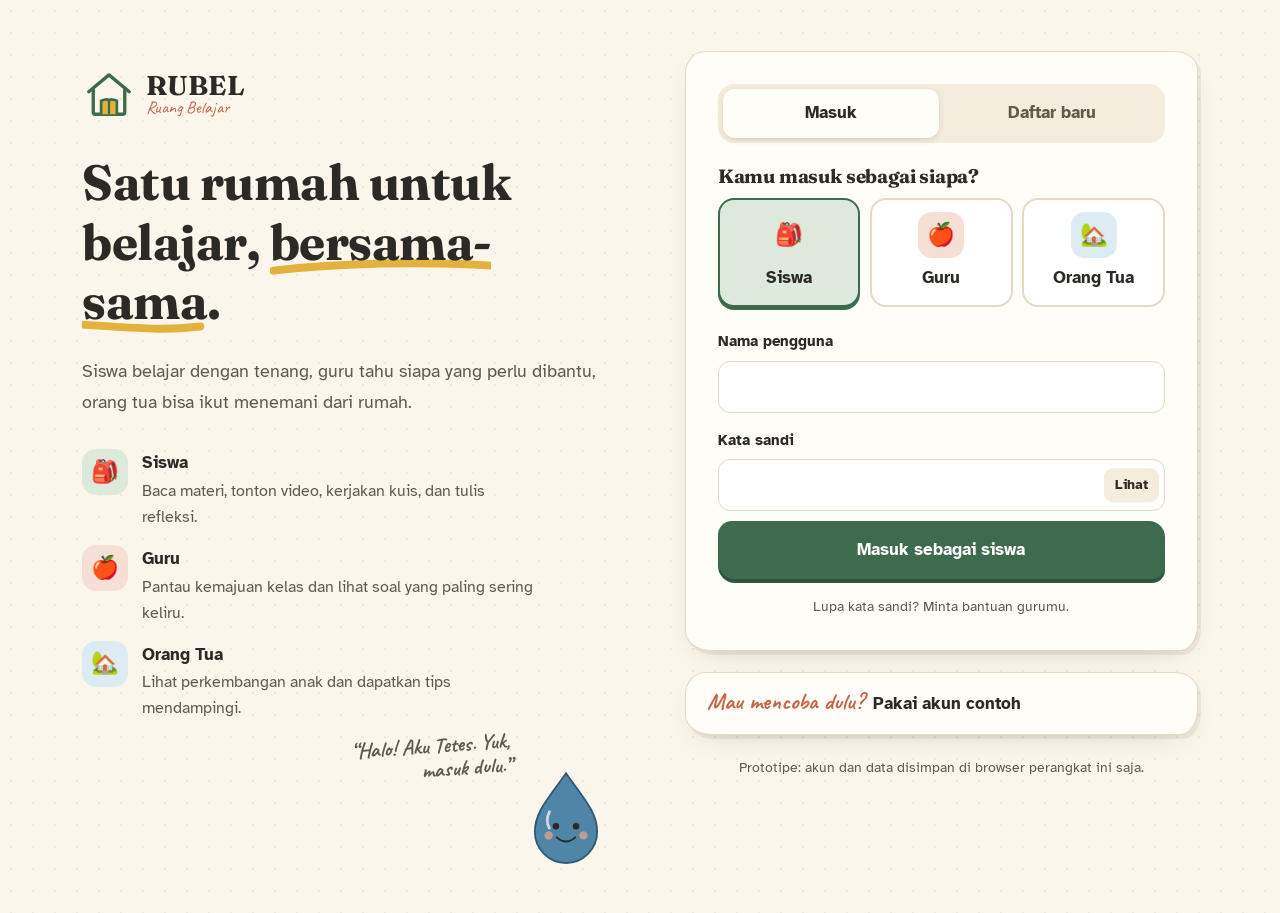
<file: index.html>
<!DOCTYPE html>
<html lang="id">
<head>
  <meta charset="UTF-8">
  <meta name="viewport" content="width=device-width, initial-scale=1">
  <title>RUBEL · Ruang Belajar</title>
  <script src="js/db.js"></script>
  <script>
    (function () {
      var u = DB.current();
      location.replace(u ? DB.ROLE_PAGE[u.role] : "login.html");
    })();
  </script>
</head>
<body style="background:#FBF6EC;font-family:system-ui,sans-serif;padding:2rem">
  <p>Membuka RUBEL… Kalau tidak berpindah otomatis, <a href="login.html">klik di sini</a>.</p>
</body>
</html>
</file>
<file: css/style.css>
/* =========================================================
   RUBEL · Ruang Belajar
   Nuansa: buku catatan, kertas hangat, tulisan tangan.
   ========================================================= */

:root {
  --paper: #FBF6EC;
  --paper-2: #F4ECDD;
  --card: #FFFDF8;
  --ink: #2B2A26;
  --ink-soft: #5F5A4F;
  --line: #E4D9C5;

  --leaf: #3E6B4E;
  --leaf-dark: #2F5540;
  --leaf-soft: #DDE9DA;
  --clay: #C4654A;
  --clay-soft: #F6E0D5;
  --sun: #E3B23C;
  --sun-soft: #FBEFCB;
  --sky: #4F86A8;
  --sky-soft: #DDEBF3;

  --radius: 20px 24px 18px 26px / 22px 18px 26px 20px;
  --shadow: 3px 4px 0 rgba(60, 48, 30, .07), 0 10px 30px -18px rgba(60, 48, 30, .35);

  --f-head: "Fraunces", Georgia, serif;
  --f-body: "Atkinson Hyperlegible", "Segoe UI", system-ui, sans-serif;
  --f-hand: "Caveat", "Segoe Print", cursive;
}

* { box-sizing: border-box; }
[hidden] { display: none !important; }
html { font-size: 100%; scroll-behavior: smooth; -webkit-text-size-adjust: 100%; }
html.big-text { font-size: 118%; }

body {
  margin: 0;
  font-family: var(--f-body);
  font-size: 1.0625rem;
  line-height: 1.65;
  color: var(--ink);
  background-color: var(--paper);
  background-image: radial-gradient(rgba(120, 95, 60, .09) 1px, transparent 1.2px);
  background-size: 22px 22px;
  overflow-x: hidden;
}

h1, h2, h3 { font-family: var(--f-head); font-weight: 700; line-height: 1.2; margin: 0 0 .5em; letter-spacing: -.01em; }
h1 { font-size: clamp(1.9rem, 4vw, 2.7rem); }
h2 { font-size: 1.4rem; }
h3 { font-size: 1.15rem; }
p { margin: 0 0 .9em; }
a { color: var(--leaf); }
img, svg { max-width: 100%; }
button, input, textarea { font: inherit; color: inherit; }

.hand { font-family: var(--f-hand); font-size: 1.45em; line-height: 1.1; color: var(--clay); font-weight: 700; }
.muted { color: var(--ink-soft); }
.small { font-size: .9rem; }
.sr { position: absolute; width: 1px; height: 1px; overflow: hidden; clip: rect(0 0 0 0); white-space: nowrap; }
.eyebrow { font-size: .8rem; font-weight: 700; letter-spacing: .09em; text-transform: uppercase; color: var(--leaf); margin-bottom: .4em; }
.lead { font-size: 1.15rem; color: var(--ink-soft); max-width: 62ch; }
.row { display: flex; gap: .6rem; align-items: center; }
.row.wrap { flex-wrap: wrap; }

:focus-visible { outline: 3px solid var(--sun); outline-offset: 2px; border-radius: 8px; }

.skip { position: absolute; left: 1rem; top: -60px; background: var(--ink); color: #fff; padding: .6rem 1rem; border-radius: 10px; z-index: 100; }
.skip:focus { top: 1rem; }

/* ---------- Tombol ---------- */
.btn {
  display: inline-flex; align-items: center; justify-content: center; gap: .5rem;
  padding: .8rem 1.3rem; min-height: 48px;
  border-radius: 14px 16px 13px 17px;
  border: 2px solid transparent;
  font-weight: 700; text-decoration: none; cursor: pointer;
  transition: transform .15s ease, box-shadow .15s ease, background .2s;
}
.btn svg { width: 20px; height: 20px; fill: none; stroke: currentColor; stroke-width: 2; stroke-linecap: round; stroke-linejoin: round; }
.btn:active { transform: translateY(2px); }
.btn:disabled { opacity: .4; cursor: not-allowed; }
.btn-primary { background: var(--leaf); color: #fff; box-shadow: 0 4px 0 var(--leaf-dark); }
.btn-primary:hover { background: #467858; }
.btn-primary:active { box-shadow: 0 2px 0 var(--leaf-dark); }
.btn-ghost { background: transparent; border-color: var(--ink); color: var(--ink); }
.btn-ghost:hover { background: var(--card); }
.btn-soft { background: var(--leaf-soft); color: var(--leaf-dark); }
.btn-soft:hover { background: #cfe0cb; }
.btn-sm { padding: .5rem 1rem; min-height: 42px; font-size: .95rem; }

.icon-btn {
  display: inline-flex; align-items: center; gap: .4rem;
  height: 44px; min-width: 44px; padding: 0 .8rem;
  background: var(--card); border: 1.5px solid var(--line); border-radius: 12px;
  cursor: pointer; font-weight: 700;
}
.icon-btn b { font-size: 1.2em; }
.icon-btn[aria-pressed="true"] { background: var(--sun-soft); border-color: var(--sun); }
.icon-btn svg { width: 22px; height: 22px; fill: none; stroke: currentColor; stroke-width: 2.2; stroke-linecap: round; }

/* ---------- Header ---------- */
.topbar {
  position: sticky; top: 0; z-index: 30;
  display: flex; align-items: center; gap: 1rem;
  padding: .7rem clamp(1rem, 3vw, 2rem);
  background: rgba(251, 246, 236, .92);
  backdrop-filter: blur(8px);
  border-bottom: 1.5px dashed var(--line);
}
.brand { display: flex; align-items: center; gap: .6rem; color: var(--ink); text-decoration: none; }
.brand-mark { width: 42px; height: 42px; color: var(--leaf); }
.brand-text { display: flex; flex-direction: column; line-height: 1; }
.brand-text b { font-family: var(--f-head); font-size: 1.35rem; letter-spacing: .02em; }
.brand-text small { font-family: var(--f-hand); font-size: 1.1rem; color: var(--clay); }
.subject-chip {
  margin: 0 auto 0 1rem; display: flex; align-items: center; gap: .5rem;
  padding: .35rem .9rem; border-radius: 999px;
  background: var(--sky-soft); color: #2E5A75; font-weight: 700; font-size: .9rem;
}
.subject-chip .dot { width: 8px; height: 8px; border-radius: 50%; background: var(--sky); }
.top-actions { display: flex; gap: .5rem; margin-left: auto; }
.menu-btn { display: none; }

/* ---------- Tata letak ---------- */
.layout {
  display: grid; grid-template-columns: 270px minmax(0, 1fr);
  gap: clamp(1.5rem, 3vw, 3rem);
  max-width: 1280px; margin: 0 auto;
  padding: 1.5rem clamp(1rem, 3vw, 2rem) 3rem;
}
main { min-width: 0; outline: none; }

.sidenav { position: sticky; top: 90px; align-self: start; }
.nav-caption { font-family: var(--f-hand); font-size: 1.35rem; color: var(--clay); margin: 0 0 .5rem .4rem; }
.nav-list { list-style: none; margin: 0; padding: 0; display: grid; gap: .25rem; }
.nav-list a {
  position: relative;
  display: flex; align-items: center; gap: .75rem;
  padding: .55rem .7rem; border-radius: 14px;
  color: var(--ink); text-decoration: none; font-weight: 700;
  transition: background .2s;
}
.nav-list a small { display: block; font-weight: 400; font-size: .82rem; color: var(--ink-soft); }
.nav-list a:hover { background: var(--paper-2); }
.nav-list a[aria-current="page"] { background: var(--card); box-shadow: var(--shadow); }
.nav-list a[aria-current="page"]::before {
  content: ""; position: absolute; left: -10px; top: 12px; bottom: 12px; width: 5px;
  border-radius: 4px; background: var(--sun);
}
.nav-ico {
  flex: none; display: grid; place-items: center;
  width: 38px; height: 38px; border-radius: 12px;
  background: var(--paper-2); color: var(--leaf);
}
.nav-list a[aria-current="page"] .nav-ico { background: var(--leaf); color: #fff; }
.nav-ico svg { width: 21px; height: 21px; fill: none; stroke: currentColor; stroke-width: 1.9; stroke-linecap: round; stroke-linejoin: round; }
.tick { margin-left: auto; width: 20px; height: 20px; border-radius: 50%; border: 2px dashed var(--line); flex: none; }
.tick.on { border: 0; background: var(--leaf) url("data:image/svg+xml,%3Csvg xmlns='http://www.w3.org/2000/svg' viewBox='0 0 20 20'%3E%3Cpath d='M5 10.5l3 3 7-7' fill='none' stroke='white' stroke-width='2.4' stroke-linecap='round' stroke-linejoin='round'/%3E%3C/svg%3E") center/100%; }
.nav-sep { margin-top: .6rem; padding-top: .6rem; border-top: 1.5px dashed var(--line); }
.nav-note { margin-top: 1.2rem; padding: .8rem 1rem; font-size: .85rem; color: var(--ink-soft); border-radius: 14px; background: var(--paper-2); }
.nav-note p { margin: 0; }

/* ---------- Halaman ---------- */
.page { display: none; }
.page.active { display: block; animation: rise .45s ease both; }
@keyframes rise { from { opacity: 0; transform: translateY(10px); } to { opacity: 1; transform: none; } }

.page-head { margin-bottom: 1.8rem; }
.head-actions { display: flex; flex-wrap: wrap; align-items: center; gap: .8rem 1rem; margin-top: 1rem; }
.page-next { display: flex; justify-content: flex-end; margin-top: 2rem; }
.section-title { margin: 2.5rem 0 1rem; }
.section-title p { margin: 0; }

.card {
  background: var(--card);
  border: 1.5px solid var(--line);
  border-radius: var(--radius);
  box-shadow: var(--shadow);
  padding: clamp(1.2rem, 2.5vw, 1.8rem);
  margin-bottom: 1.3rem;
}
.card > h2:first-child, .card-head h2 { margin-bottom: .35em; }
.grid-2 { display: grid; grid-template-columns: repeat(2, minmax(0, 1fr)); gap: 1.3rem; }
.grid-3 { display: grid; grid-template-columns: repeat(3, minmax(0, 1fr)); gap: 1.3rem; }
.grid-2 > .card, .grid-3 > .card { margin-bottom: 0; }
.grid-2 + .card { margin-top: 1.3rem; }

.bullets { margin: 0; padding-left: 1.2rem; }
.bullets li { margin-bottom: .35rem; }
.bullets li::marker { color: var(--clay); }

/* ---------- Beranda ---------- */
.hero { display: grid; grid-template-columns: 1.25fr 1fr; gap: 2.5rem; align-items: center; margin-bottom: 2.2rem; }
.hello { margin-bottom: .3rem; font-size: 1.9rem; }
.wave { display: inline-block; font-size: .8em; animation: wave 2.4s ease-in-out 1s 2; transform-origin: 70% 70%; }
@keyframes wave { 0%, 60%, 100% { transform: rotate(0); } 10%, 30% { transform: rotate(14deg); } 20%, 40% { transform: rotate(-8deg); } }
.underline {
  background-image: url("data:image/svg+xml,%3Csvg xmlns='http://www.w3.org/2000/svg' viewBox='0 0 200 12' preserveAspectRatio='none'%3E%3Cpath d='M2 8C40 3 90 2 130 5s50 3 66 1' fill='none' stroke='%23E3B23C' stroke-width='5' stroke-linecap='round'/%3E%3C/svg%3E");
  background-repeat: no-repeat; background-size: 100% .38em; background-position: 0 100%;
  padding-bottom: .08em;
}
.name-form { margin: 1.4rem 0; max-width: 430px; }
.name-form label, .field-label { display: block; font-weight: 700; font-size: .95rem; margin-bottom: .4rem; }
.hero-cta { display: flex; flex-wrap: wrap; gap: .8rem; }

input[type="text"], input[type="url"], textarea {
  width: 100%; padding: .7rem .9rem; min-height: 46px;
  background: #fff; border: 1.5px solid var(--line); border-radius: 12px;
  transition: border-color .2s, box-shadow .2s;
}
textarea { resize: vertical; line-height: 1.5; }
input:focus, textarea:focus { outline: none; border-color: var(--leaf); box-shadow: 0 0 0 4px var(--leaf-soft); }
::placeholder { color: #A79F90; }

.hero-card {
  position: relative; background: var(--card); padding: 1.6rem 1.4rem 1.2rem;
  border: 1.5px solid var(--line); border-radius: var(--radius);
  box-shadow: var(--shadow); transform: rotate(1.6deg);
  text-align: center;
}
.hero-card .small { font-size: 1.3rem; margin: 0; }
.hero-topic { font-family: var(--f-head); font-size: 1.5rem; font-weight: 700; margin: .1rem 0 .5rem; }
.hero-drop { width: 100%; max-width: 300px; display: block; margin: 0 auto; }
.hero-drop .c-drop { animation: bob 3.5s ease-in-out infinite; }
@keyframes bob { 50% { transform: translateY(-5px); } }
.hero-caption { font-size: 1.35rem; margin: .4rem 0 0; color: var(--ink-soft); }
.tape {
  position: absolute; top: -14px; left: 50%; width: 110px; height: 28px; margin-left: -55px;
  background: rgba(227, 178, 60, .45); transform: rotate(-4deg);
  border-left: 2px dotted rgba(255,255,255,.6); border-right: 2px dotted rgba(255,255,255,.6);
}

.journey-head { display: flex; justify-content: space-between; align-items: center; gap: 1rem; }
.journey-head p { margin: 0; }
.ring { position: relative; width: 72px; height: 72px; flex: none; }
.ring svg { width: 100%; height: 100%; transform: rotate(-90deg); }
.ring circle { fill: none; stroke-width: 4.5; }
.ring-bg { stroke: var(--paper-2); }
.ring-fg { stroke: var(--leaf); stroke-linecap: round; transition: stroke-dashoffset .8s ease; }
.ring span { position: absolute; inset: 0; display: grid; place-items: center; font-weight: 700; font-size: .95rem; }

.journey-path {
  list-style: none; margin: 1.5rem 0 0; padding: 0;
  display: grid; grid-template-columns: repeat(6, 1fr); position: relative;
}
.journey-path::before {
  content: ""; position: absolute; left: 8%; right: 8%; top: 22px; height: 0;
  border-top: 2.5px dashed var(--line);
}
.journey-path li { position: relative; text-align: center; }
.journey-path a { display: flex; flex-direction: column; align-items: center; gap: .4rem; text-decoration: none; color: var(--ink-soft); font-size: .9rem; font-weight: 700; }
.stop {
  display: grid; place-items: center; width: 46px; height: 46px; border-radius: 50%;
  background: var(--card); border: 2.5px solid var(--line); color: var(--ink-soft);
  font-weight: 700; transition: transform .2s;
}
.journey-path a:hover .stop { transform: scale(1.08); border-color: var(--leaf); }
.journey-path .done .stop { background: var(--leaf); border-color: var(--leaf); color: #fff; }
.journey-path .done a { color: var(--leaf-dark); }

.when { position: relative; }
.when-tag { display: inline-block; font-family: var(--f-hand); font-size: 1.35rem; font-weight: 700; margin-bottom: .3rem; }
.when-1 { background: #FFFBF0; } .when-1 .when-tag { color: #A87C12; }
.when-2 { background: #F7FBF5; } .when-2 .when-tag { color: var(--leaf); }
.when-3 { background: #FDF6F2; } .when-3 .when-tag { color: var(--clay); }
.when-2 { transform: rotate(-.6deg); }

.note-paper {
  position: relative; margin: 2.5rem auto 0; max-width: 600px;
  padding: 1.4rem 1.6rem 1.2rem;
  background: var(--sun-soft);
  background-image: repeating-linear-gradient(transparent 0 31px, rgba(160, 120, 40, .18) 31px 32px);
  background-position: 0 10px;
  border-radius: 4px 4px 18px 4px;
  box-shadow: var(--shadow);
  transform: rotate(-1deg);
  line-height: 2rem;
}
.note-paper::after {
  content: ""; position: absolute; right: 0; bottom: 0; width: 28px; height: 28px;
  background: linear-gradient(135deg, #EDD89B 50%, var(--paper) 50%);
  border-radius: 0 0 18px 0;
}
.note-title { margin: 0; }
.note-paper p:last-child { margin: 0; font-size: 1.05rem; }

/* ---------- Tujuan ---------- */
.goals { list-style: none; margin: 0 0 .8rem; padding: 0; display: grid; gap: 1rem; }
.goal {
  display: grid; grid-template-columns: auto 1fr auto; align-items: center; gap: 1rem;
  background: var(--card); border: 1.5px solid var(--line); border-radius: var(--radius);
  padding: 1rem 1.2rem; box-shadow: var(--shadow);
}
.goal p { margin: 0; font-size: 1.08rem; }
.goal-num {
  display: grid; place-items: center; width: 44px; height: 44px;
  border-radius: 50% 46% 52% 48%; background: var(--sun-soft); color: #8A6410;
  font-family: var(--f-head); font-weight: 700; font-size: 1.2rem;
}
.goal-check { display: flex; align-items: center; gap: .5rem; cursor: pointer; font-size: .9rem; font-weight: 700; color: var(--ink-soft); white-space: nowrap; }
.goal-check input { position: absolute; opacity: 0; width: 1px; height: 1px; }
.goal-check .box {
  width: 28px; height: 28px; border: 2px solid var(--ink-soft); border-radius: 8px 9px 7px 10px;
  display: grid; place-items: center; transition: background .2s, border-color .2s; background: #fff;
}
.goal-check input:checked + .box { background: var(--leaf); border-color: var(--leaf); }
.goal-check input:checked + .box::after { content: "✓"; color: #fff; font-weight: 700; }
.goal-check input:checked ~ span:last-child { color: var(--leaf); }
.goal-check input:focus-visible + .box { outline: 3px solid var(--sun); outline-offset: 2px; }
.hint { font-size: 1.3rem; color: var(--ink-soft); margin: 1rem 0 1.8rem; }

.time-chips { list-style: none; margin: 1rem 0 0; padding: 0; display: flex; flex-wrap: wrap; gap: .6rem; }
.time-chips li { padding: .45rem .9rem; border-radius: 999px; background: var(--paper-2); font-size: .95rem; }
.time-chips b { margin-right: .25rem; }

/* ---------- Materi ---------- */
.materi-wrap { display: grid; grid-template-columns: minmax(0, 1fr) minmax(0, 1fr); gap: 1.8rem; align-items: start; }
.cycle-fig { margin: 0; position: sticky; top: 96px; scroll-margin-top: 84px; }
.cycle { width: 100%; height: auto; display: block; border-radius: 20px; box-shadow: var(--shadow); border: 1.5px solid var(--line); }
.cycle-fig figcaption { text-align: center; margin-top: .7rem; font-size: 1.4rem; color: var(--ink-soft); min-height: 2.2em; }

.c-sky { fill: #EAF3F7; }
.c-sun { fill: var(--sun); }
.c-rays { stroke: var(--sun); stroke-width: 4; stroke-linecap: round; }
.c-cloud { fill: #fff; stroke: #B7CBD6; stroke-width: 2; }
.c-cloud-dark { fill: #C9D3DA; stroke: #98A8B3; }
.rain-lines { stroke: var(--sky); stroke-width: 3.5; stroke-linecap: round; }
.c-mount { fill: #9DBB95; stroke: #6E8F66; stroke-width: 2; stroke-linejoin: round; }
.c-snow { fill: #fff; }
.c-ground { fill: #CBB48E; }
.c-river { fill: none; stroke: var(--sky); stroke-width: 7; stroke-linecap: round; }
.c-soak { stroke: #7A5E36; stroke-width: 2.5; fill: none; stroke-linecap: round; stroke-linejoin: round; }
.c-water { fill: #7FB0CB; }
.c-dash { fill: none; stroke: #6F9DB8; stroke-width: 2.5; stroke-dasharray: 5 6; stroke-linecap: round; }
.c-arrow { fill: none; stroke: #6F9DB8; stroke-width: 2.5; stroke-linecap: round; stroke-linejoin: round; }
.c-drop { fill: var(--sky); stroke: #2E5A75; stroke-width: 2; }
.c-ink { fill: var(--ink); }
.c-ink-line { fill: none; stroke: var(--ink); stroke-width: 2; stroke-linecap: round; }
.c-blush { fill: #F2A48C; opacity: .7; }
.c-shine { fill: none; stroke: #fff; stroke-width: 3; stroke-linecap: round; opacity: .7; }
.svg-label { font-family: var(--f-hand); font-size: 22px; font-weight: 700; fill: var(--clay); }
.svg-label.sm { font-size: 18px; }
.svg-label.light { fill: #fff; }

.cycle .part { transition: opacity .5s ease; }
.cycle .part.dim { opacity: .18; }
.tetes { transition: transform 1s cubic-bezier(.5, 0, .2, 1); }

.step-dots { display: flex; gap: .4rem; margin-bottom: 1rem; }
.step-dots button {
  flex: 1; display: flex; flex-direction: column; align-items: center; gap: .3rem;
  background: none; border: 0; padding: .2rem; cursor: pointer; color: var(--ink-soft);
}
.step-dots span {
  display: grid; place-items: center; width: 36px; height: 36px; border-radius: 50%;
  border: 2px solid var(--line); background: var(--card); font-weight: 700; transition: .2s;
}
.step-dots em { font-style: normal; font-size: .72rem; line-height: 1.2; text-align: center; }
.step-dots .seen span { background: var(--leaf-soft); border-color: var(--leaf); color: var(--leaf-dark); }
.step-dots [aria-selected="true"] span { background: var(--leaf); border-color: var(--leaf); color: #fff; transform: scale(1.1); }
.step-dots [aria-selected="true"] em { color: var(--ink); font-weight: 700; }

.chunk { font-size: 1.1rem; }
.chunk.in { animation: rise .4s ease both; }
.chunk h2 { font-size: 1.6rem; }
.word { padding: .8rem 1rem; background: var(--sky-soft); border-radius: 12px; }
.word .hand { display: block; font-size: 1.3rem; color: #2E5A75; margin-bottom: .1rem; }
.care { padding: .8rem 1rem; background: var(--leaf-soft); border-radius: 12px; color: var(--leaf-dark); }
.think { margin-top: 1.2rem; padding: 1rem 1.1rem; border: 2px dashed var(--sun); border-radius: 16px; background: #FFFCF2; }
.think .hand { margin-bottom: .2rem; color: #A87C12; }
.think p:not(.hand) { font-weight: 700; margin-bottom: .6rem; }
.chunk-nav { display: flex; justify-content: space-between; gap: .8rem; flex-wrap: wrap; }
.print-only { display: none; }

/* ---------- Video ---------- */
.strategy-steps { list-style: none; padding: 0; margin: 1rem 0 0; display: grid; grid-template-columns: repeat(3, 1fr); gap: 1.2rem; }
.strategy-steps li { display: flex; gap: .8rem; }
.strategy-steps p { margin: .2rem 0 0; color: var(--ink-soft); font-size: .98rem; }
.num {
  flex: none; display: grid; place-items: center; width: 36px; height: 36px;
  border-radius: 50%; background: var(--clay); color: #fff; font-weight: 700;
}
.video-list { display: grid; gap: 1.3rem; }
.video-card { display: grid; grid-template-columns: minmax(0, 1.15fr) minmax(0, 1fr); gap: 1.5rem; margin: 0; align-items: start; }
.video-card.watched { border-color: #BFD5BA; }
.player { aspect-ratio: 16 / 9; border-radius: 14px; overflow: hidden; background: var(--paper-2); }
.player iframe { width: 100%; height: 100%; border: 0; display: block; }
.video-empty {
  height: 100%; display: flex; flex-direction: column; align-items: center; justify-content: center;
  text-align: center; padding: 1rem; color: var(--ink-soft);
  background: repeating-linear-gradient(45deg, var(--paper-2) 0 14px, #EFE5D3 14px 28px);
}
.video-empty svg { width: 70px; fill: none; stroke: var(--ink-soft); stroke-width: 3; stroke-linejoin: round; margin-bottom: .4rem; }
.video-empty p { margin: 0; font-weight: 700; }
.video-empty .small { font-weight: 400; max-width: 30ch; }
.video-info h3 { font-size: 1.3rem; }
.look { font-size: 1rem; }
.look .hand { font-size: 1.3rem; }
.video-info textarea { margin-bottom: .8rem; }

/* ---------- Lembar kerja ---------- */
.lk-grid { display: grid; grid-template-columns: 1fr 1.3fr; gap: 1.3rem; margin-bottom: 1.3rem; }
.lk-grid .card { margin: 0; }
.check-list { list-style: none; padding: 0; margin: 0 0 1rem; }
.check-list li { padding-left: 1.8rem; position: relative; margin-bottom: .45rem; }
.check-list li::before { content: ""; position: absolute; left: 0; top: .3em; width: 18px; height: 18px; border: 2px solid var(--leaf); border-radius: 5px; }
.safety { margin: 0; padding: .7rem .9rem; background: var(--clay-soft); border-radius: 12px; font-size: .95rem; }
.steps { margin: 0; padding-left: 1.3rem; }
.steps li { margin-bottom: .5rem; padding-left: .3rem; }
.steps li::marker { font-weight: 700; color: var(--leaf); }
.table-wrap { overflow-x: auto; }
.obs { width: 100%; border-collapse: collapse; min-width: 420px; }
.obs th, .obs td { padding: .6rem; border-bottom: 1.5px dashed var(--line); text-align: left; vertical-align: middle; }
.obs thead th { font-size: .9rem; color: var(--ink-soft); }
.obs tbody th { white-space: nowrap; width: 1%; }
.qa { margin-bottom: 1.2rem; }
.qa label { display: flex; gap: .6rem; font-weight: 700; margin-bottom: .45rem; }
.qnum { flex: none; display: grid; place-items: center; width: 28px; height: 28px; border-radius: 50%; background: var(--sun-soft); color: #8A6410; font-size: .9rem; }
.lk-done { display: flex; align-items: center; gap: 1rem; flex-wrap: wrap; }
.lk-done .hand { font-size: 1.4rem; color: var(--leaf); }
.save-state { font-size: .88rem; color: var(--ink-soft); padding: .25rem .7rem; border-radius: 999px; background: var(--paper-2); transition: background .3s; }
.save-state.pulse { background: var(--leaf-soft); color: var(--leaf-dark); }

/* ---------- Kuis ---------- */
.pemantik { background: #FFFBF0; border-color: #EAD9A5; }
.pemantik-q { display: block; font-family: var(--f-head); font-size: 1.2rem; font-weight: 700; margin-bottom: .8rem; }
.pemantik textarea { margin-bottom: .6rem; }
.quiz-top { display: flex; align-items: center; gap: 1rem; margin-bottom: .6rem; }
.quiz-top .eyebrow { margin: 0; white-space: nowrap; }
.quiz-bar { flex: 1; height: 8px; border-radius: 99px; background: var(--paper-2); overflow: hidden; }
.quiz-bar span { display: block; height: 100%; background: var(--sun); border-radius: 99px; transition: width .4s; }
.quiz-q { font-size: 1.45rem; margin-bottom: 1rem; }
.options { display: grid; gap: .7rem; }
.option {
  display: flex; align-items: center; gap: .9rem; text-align: left;
  padding: .8rem 1rem; min-height: 56px; cursor: pointer;
  background: #fff; border: 2px solid var(--line); border-radius: 14px 16px 13px 17px;
  font-size: 1.05rem; transition: border-color .15s, background .15s, transform .15s;
}
.option:hover:not(:disabled) { border-color: var(--leaf); transform: translateX(3px); }
.option:disabled { cursor: default; }
.opt-letter {
  flex: none; display: grid; place-items: center; width: 34px; height: 34px;
  border-radius: 10px; background: var(--paper-2); font-weight: 700;
}
.option.correct { border-color: var(--leaf); background: var(--leaf-soft); }
.option.correct .opt-letter { background: var(--leaf); color: #fff; }
.option.wrong { border-color: var(--clay); background: var(--clay-soft); }
.option.wrong .opt-letter { background: var(--clay); color: #fff; }
.option:disabled:not(.correct):not(.wrong) { opacity: .55; }
.feedback { margin-top: 1.2rem; padding: 1rem 1.2rem; border-radius: 16px; animation: rise .35s ease both; }
.feedback.ok { background: var(--leaf-soft); }
.feedback.no { background: var(--clay-soft); }
.fb-title { font-family: var(--f-hand); font-size: 1.7rem; font-weight: 700; margin-bottom: .2rem; line-height: 1.1; }
.feedback.ok .fb-title { color: var(--leaf-dark); }
.feedback.no .fb-title { color: #9A4430; }
.result { display: flex; gap: 1.6rem; align-items: flex-start; }
.score-badge {
  flex: none; display: flex; flex-direction: column; align-items: center; justify-content: center;
  width: 118px; height: 118px; border-radius: 50% 47% 52% 49%;
  background: var(--sun-soft); border: 3px dashed var(--sun); transform: rotate(-5deg);
}
.score-badge b { font-family: var(--f-head); font-size: 2.6rem; line-height: 1; }
.score-badge span { font-size: .9rem; color: var(--ink-soft); }
.result .bullets { margin-bottom: 1.2rem; }

/* ---------- Refleksi ---------- */
.moods { border: 0; padding: 0; margin: 0 0 1.4rem; }
.moods legend { font-weight: 700; margin-bottom: .7rem; font-size: 1.1rem; }
.mood-row { display: grid; grid-template-columns: repeat(4, 1fr); gap: .8rem; }
.mood {
  display: flex; flex-direction: column; align-items: center; gap: .3rem; text-align: center;
  padding: .8rem .5rem; border: 2px solid var(--line); border-radius: 16px; cursor: pointer;
  background: #fff; font-size: .92rem; font-weight: 700; transition: .2s;
}
.mood input { position: absolute; opacity: 0; width: 1px; height: 1px; }
.mood svg { width: 56px; height: 56px; fill: none; stroke: var(--ink); stroke-width: 2.2; stroke-linecap: round; }
.mood svg circle:not(.face) { fill: var(--ink); stroke: none; }
.mood .face { fill: var(--sun-soft); }
.mood-senang .face { fill: #FBE3A1; }
.mood-biasa .face { fill: #E6EEDF; }
.mood-bingung .face { fill: #DDE8F0; }
.mood-lelah .face { fill: #F1DED6; }
.mood:hover { transform: translateY(-2px); }
.mood:has(input:checked) { border-color: var(--leaf); background: var(--leaf-soft); box-shadow: 0 3px 0 var(--leaf); }
.mood:has(input:focus-visible) { outline: 3px solid var(--sun); outline-offset: 2px; }
.range-row { display: flex; align-items: center; gap: .8rem; }
.range-row input { flex: 1; accent-color: var(--leaf); height: 30px; }
.journal { margin-top: 2rem; }
.journal-entry {
  background: var(--card); border-left: 4px solid var(--sun);
  padding: 1rem 1.2rem; margin-bottom: .9rem; border-radius: 4px 16px 16px 4px;
  box-shadow: var(--shadow);
}
.journal-entry p { margin-bottom: .35rem; }
.j-date { font-size: 1.3rem; color: var(--ink-soft); }

/* ---------- Ruang guru ---------- */
.tabs { display: inline-flex; gap: .3rem; padding: .3rem; margin-bottom: 1.3rem; background: var(--paper-2); border-radius: 16px; }
.tab { border: 0; background: transparent; padding: .65rem 1.2rem; border-radius: 12px; font-weight: 700; cursor: pointer; color: var(--ink-soft); min-height: 44px; }
.tab[aria-selected="true"] { background: var(--card); color: var(--ink); box-shadow: 0 2px 8px -3px rgba(60, 48, 30, .3); }

.loop { list-style: none; padding: 0; margin: 1.2rem 0 0; display: grid; grid-template-columns: repeat(5, 1fr); gap: .8rem; counter-reset: none; }
.loop li { position: relative; padding: 1rem .9rem; border-radius: 16px; background: var(--paper); border: 1.5px dashed var(--line); }
.loop li:not(:last-child)::after { content: "→"; position: absolute; right: -.75rem; top: 1.4rem; color: var(--clay); font-weight: 700; z-index: 1; }
.loop .num { width: 30px; height: 30px; font-size: .9rem; margin-bottom: .5rem; background: var(--leaf); }
.loop b { display: block; margin-bottom: .2rem; }
.loop p { margin: 0; font-size: .9rem; color: var(--ink-soft); }
.loop-back { text-align: right; font-size: 1.4rem; margin: .6rem 0 0; }

.card-head { display: flex; justify-content: space-between; gap: 1rem; flex-wrap: wrap; align-items: flex-start; margin-bottom: 1rem; }
.card-head p { margin: 0; }
.switch { display: inline-flex; align-items: center; gap: .6rem; cursor: pointer; font-size: .92rem; font-weight: 700; }
.switch input { position: absolute; opacity: 0; width: 1px; height: 1px; }
.switch-ui { width: 44px; height: 26px; border-radius: 99px; background: var(--line); position: relative; transition: background .2s; flex: none; }
.switch-ui::after { content: ""; position: absolute; top: 3px; left: 3px; width: 20px; height: 20px; border-radius: 50%; background: #fff; transition: transform .2s; box-shadow: 0 1px 3px rgba(0,0,0,.2); }
.switch input:checked + .switch-ui { background: var(--leaf); }
.switch input:checked + .switch-ui::after { transform: translateX(18px); }
.switch input:focus-visible + .switch-ui { outline: 3px solid var(--sun); outline-offset: 2px; }

.stats { display: grid; grid-template-columns: repeat(3, 1fr); gap: .8rem; margin-bottom: 1rem; }
.stat { padding: .9rem 1rem; background: var(--paper); border-radius: 14px; }
.stat b { display: block; font-family: var(--f-head); font-size: 1.7rem; line-height: 1.1; }
.stat span { font-size: .88rem; color: var(--ink-soft); }
.callout { padding: .9rem 1.1rem; background: var(--sun-soft); border-radius: 14px; }
.callout .hand { display: block; font-size: 1.35rem; color: #8A6410; }
.small-head { font-family: var(--f-body); font-size: .95rem; margin: 1.3rem 0 .7rem; color: var(--ink-soft); }
.bars { list-style: none; padding: 0; margin: 0; display: grid; gap: .45rem; }
.bars li { display: grid; grid-template-columns: 60px 1fr 32px; align-items: center; gap: .7rem; font-size: .92rem; }
.bar-track { height: 14px; border-radius: 99px; background: var(--paper-2); overflow: hidden; }
.bar-fill { display: block; height: 100%; background: #9DBB95; border-radius: 99px; transition: width .6s ease; }
.bars .hot .bar-fill { background: var(--clay); }
.bars .hot { font-weight: 700; }
.bar-val { text-align: right; font-variant-numeric: tabular-nums; }
.mood-sum { list-style: none; padding: 0; margin: 0; display: flex; flex-wrap: wrap; gap: .5rem; }
.mood-sum li { padding: .4rem .9rem; background: var(--paper); border-radius: 99px; font-size: .92rem; }
.empty { padding: 1.2rem; background: var(--paper); border-radius: 14px; border: 1.5px dashed var(--line); margin: 0; color: var(--ink-soft); }

.qr-wrap { display: flex; align-items: center; gap: 1rem; margin-top: 1rem; }
.qr-box { flex: none; width: 166px; height: 166px; padding: 8px; background: var(--card); border: 1.5px dashed var(--line); border-radius: 14px; }
.qr-box:empty { background: repeating-linear-gradient(45deg, var(--paper) 0 8px, var(--paper-2) 8px 16px); }
.qr-box img, .qr-box canvas { display: block; width: 100% !important; height: auto !important; }
.qr-wrap p { margin: 0; }
#settingsForm textarea { margin-bottom: 1rem; }
.video-urls { display: grid; gap: .3rem; margin-bottom: 1.1rem; }
.video-urls input { margin-bottom: .5rem; }

.accordion details { border-bottom: 1.5px dashed var(--line); }
.accordion summary {
  cursor: pointer; padding: .9rem 0; font-weight: 700; list-style: none;
  display: flex; justify-content: space-between; align-items: center; gap: 1rem;
}
.accordion summary::-webkit-details-marker { display: none; }
.accordion summary::after { content: "+"; font-size: 1.4rem; color: var(--clay); transition: transform .2s; }
.accordion details[open] summary::after { transform: rotate(45deg); }
.accordion details > :not(summary) { margin-bottom: 1rem; }

.ortu-intro { background: var(--leaf-soft); border-color: #C5D8C0; }
.ortu-intro p { margin: 0; font-size: 1.1rem; }
.tips { margin: 0; padding-left: 1.3rem; }
.tips li { margin-bottom: .7rem; }
.tips li::marker { font-weight: 700; color: var(--clay); }
.talk { list-style: none; padding: 0; margin: 0; display: grid; gap: .55rem; }
.talk li { padding: .65rem .9rem; background: var(--sky-soft); border-radius: 14px 14px 14px 4px; font-style: italic; }
.parent-progress { list-style: none; padding: 0; margin: 0; display: grid; grid-template-columns: repeat(3, 1fr); gap: .6rem; }
.parent-progress li { display: flex; align-items: center; gap: .6rem; padding: .7rem .9rem; background: var(--paper); border-radius: 12px; font-weight: 700; }
.parent-progress em { margin-left: auto; font-style: normal; font-weight: 400; font-size: .85rem; color: var(--ink-soft); }
.pp-dot { width: 22px; height: 22px; border-radius: 50%; border: 2px dashed var(--line); display: grid; place-items: center; font-size: .75rem; flex: none; }
.parent-progress .done .pp-dot { background: var(--leaf); border: 0; color: #fff; }
.parent-progress .done em { color: var(--leaf); }

/* ---------- Footer & toast ---------- */
.footer { text-align: center; padding: 2rem 1rem 3rem; border-top: 1.5px dashed var(--line); }
.footer p { margin: .2rem 0; }
.toast {
  position: fixed; left: 50%; bottom: 24px; transform: translate(-50%, calc(100% + 40px));
  visibility: hidden;
  max-width: calc(100% - 32px);
  background: var(--ink); color: #fff; padding: .8rem 1.3rem; border-radius: 14px;
  box-shadow: 0 10px 30px -10px rgba(0, 0, 0, .4); z-index: 60;
  transition: transform .35s cubic-bezier(.3, 1.4, .5, 1); pointer-events: none;
}
.toast.show { transform: translate(-50%, 0); visibility: visible; }

/* ---------- Responsif ---------- */
@media (max-width: 1100px) {
  .materi-wrap { grid-template-columns: 1fr; }
  .cycle-fig { position: static; }
  .loop { grid-template-columns: repeat(3, 1fr); }
  .loop li::after { display: none; }
}

@media (max-width: 900px) {
  .menu-btn { display: inline-flex; }
  .subject-chip { display: none; }
  .layout { grid-template-columns: 1fr; padding-top: 1rem; }
  .sidenav {
    position: fixed; top: 0; left: 0; bottom: 0; z-index: 50;
    width: min(320px, 86vw); padding: 1.4rem 1.2rem;
    background: var(--paper); overflow-y: auto;
    transform: translateX(-105%); transition: transform .3s ease;
    box-shadow: 10px 0 40px -20px rgba(0, 0, 0, .4);
  }
  .nav-open .sidenav { transform: none; }
  .nav-list a[aria-current="page"]::before { left: -6px; }
  .nav-backdrop { position: fixed; inset: 0; z-index: 40; background: rgba(43, 42, 38, .35); }
  .hero { grid-template-columns: 1fr; gap: 2rem; }
  .hero-card { max-width: 380px; margin: 0 auto; width: 100%; }
  .grid-2, .grid-3, .lk-grid { grid-template-columns: 1fr; }
  .when-2 { transform: none; }
  .video-card { grid-template-columns: 1fr; }
  .strategy-steps { grid-template-columns: 1fr; }
  .parent-progress { grid-template-columns: repeat(2, 1fr); }
}

@media (max-width: 600px) {
  body { font-size: 1rem; }
  .topbar { gap: .5rem; }
  .brand-mark { width: 36px; height: 36px; }
  .menu-btn span { display: none; }
  .journey-path { grid-template-columns: repeat(3, 1fr); row-gap: 1rem; }
  .journey-path::before { display: none; }
  .ring { width: 60px; height: 60px; }
  .goal { grid-template-columns: auto 1fr; }
  .goal-check { grid-column: 1 / -1; justify-content: flex-end; }
  .step-dots em { display: none; }
  .chunk-nav .btn { flex: 1; }
  .mood-row { grid-template-columns: repeat(2, 1fr); }
  .loop { grid-template-columns: 1fr; }
  .stats { grid-template-columns: 1fr; }
  .result { flex-direction: column; align-items: center; text-align: center; }
  .result .bullets { text-align: left; }
  .result .row { justify-content: center; }
  .qr-wrap { flex-direction: column; align-items: flex-start; }
  .parent-progress { grid-template-columns: 1fr; }
  .page-next .btn { width: 100%; }
  .quiz-q { font-size: 1.25rem; }
}

/* =========================================================
   SISTEM: login, profil, ruang guru & orang tua
   ========================================================= */
.center { text-align: center; }
.btn-block { width: 100%; }
.linkish { background: none; border: 0; padding: 0; color: var(--clay); text-decoration: underline; cursor: pointer; }
code, .code-pill { font-family: ui-monospace, "Cascadia Mono", Consolas, monospace; font-size: .92em; background: var(--paper-2); padding: .1em .45em; border-radius: 6px; }
.form-error { color: #A13F28; font-weight: 700; font-size: .95rem; min-height: 1.4em; margin: .4rem 0 .6rem; }
.form-error:empty { margin: 0; min-height: 0; }
.hint-line { font-size: .85rem; color: var(--ink-soft); margin: -.4rem 0 .8rem; }
input.invalid { border-color: var(--clay); box-shadow: 0 0 0 4px var(--clay-soft); }
input[type="password"], input[type="search"] {
  width: 100%; padding: .7rem .9rem; min-height: 46px;
  background: #fff; border: 1.5px solid var(--line); border-radius: 12px;
}
input[type="search"]:focus, input[type="password"]:focus { outline: none; border-color: var(--leaf); box-shadow: 0 0 0 4px var(--leaf-soft); }
form .field-label { margin-top: .9rem; }
form .field-label:first-of-type { margin-top: 0; }
form > .btn { margin-top: 1rem; }
.class-line { margin: 1.2rem 0 1.4rem; padding: .6rem 1rem; background: var(--card); border: 1.5px dashed var(--line); border-radius: 12px; display: inline-block; }

/* Avatar & chip pengguna */
.avatar {
  --av: #3E6B4E;
  flex: none; display: inline-grid; place-items: center;
  width: 38px; height: 38px; border-radius: 50% 46% 52% 48%;
  background: var(--av); color: #fff; font-weight: 700; font-size: .9rem; letter-spacing: .02em;
  box-shadow: inset 0 -3px 0 rgba(0,0,0,.12);
}
.avatar-sm { width: 30px; height: 30px; font-size: .75rem; }
.avatar-lg { width: 60px; height: 60px; font-size: 1.3rem; }
.avatar-xl { width: 92px; height: 92px; font-size: 2rem; }
.user-chip {
  display: inline-flex; align-items: center; gap: .55rem;
  padding: 3px .9rem 3px 3px; min-height: 44px; border-radius: 999px;
  background: var(--card); border: 1.5px solid var(--line); color: var(--ink); text-decoration: none;
}
.user-chip:hover { border-color: var(--leaf); }
.uc-text { display: flex; flex-direction: column; line-height: 1.1; }
.uc-text b { font-size: .92rem; }
.uc-text small { font-size: .75rem; color: var(--ink-soft); }
.nav-logout { margin-top: 1rem; width: 100%; }
.count { margin-left: auto; min-width: 24px; height: 24px; padding: 0 .45rem; border-radius: 99px; background: var(--leaf-soft); color: var(--leaf-dark); font-style: normal; font-size: .78rem; font-weight: 700; display: grid; place-items: center; }
.count.warm { background: var(--clay-soft); color: #9A4430; }
.count:empty { display: none; }

.theme-guru .brand-mark { color: var(--clay); }
.theme-ortu .brand-mark { color: var(--sky); }
.theme-guru .nav-list a[aria-current="page"] .nav-ico { background: var(--clay); }
.theme-ortu .nav-list a[aria-current="page"] .nav-ico { background: var(--sky); }

.role-badge { display: inline-block; padding: .15rem .7rem; border-radius: 99px; font-size: .8rem; font-weight: 700; }
.role-badge.role-siswa { background: var(--leaf-soft); color: var(--leaf-dark); }
.role-badge.role-guru { background: var(--clay-soft); color: #8E3F2B; }
.role-badge.role-ortu { background: var(--sky-soft); color: #2E5A75; }

/* Profil */
.profile-card { display: flex; align-items: center; gap: 1.4rem; background: linear-gradient(180deg, var(--card), #FBF4E6); }
.profile-card h2 { font-size: 1.7rem; margin: .35rem 0 .1rem; }
.profile-card p { margin: 0; }
.info-list { margin: 0; display: grid; gap: .1rem; }
.info-list div { display: grid; grid-template-columns: 11rem 1fr; gap: 1rem; padding: .55rem 0; border-bottom: 1.5px dashed var(--line); }
.info-list div:last-child { border-bottom: 0; }
.info-list dt { color: var(--ink-soft); font-size: .92rem; }
.info-list dd { margin: 0; font-weight: 700; }
.info-list.tight div { grid-template-columns: 7rem 1fr; }
.info-list.tight dd { font-weight: 400; }
.swatches { display: flex; gap: .6rem; flex-wrap: wrap; }
.swatch { --av: #3E6B4E; position: relative; width: 38px; height: 38px; border-radius: 50%; background: var(--av); cursor: pointer; }
.swatch input { position: absolute; opacity: 0; inset: 0; cursor: pointer; }
.swatch:has(input:checked) { box-shadow: 0 0 0 3px var(--card), 0 0 0 6px var(--av); }
.swatch:has(input:focus-visible) { outline: 3px solid var(--sun); outline-offset: 5px; }
.logout-card { display: flex; flex-direction: column; align-items: flex-start; }
.logout-card .btn { margin-top: auto; }
.code-card { display: flex; justify-content: space-between; align-items: center; gap: 1.5rem; flex-wrap: wrap; background: var(--sun-soft); border-color: #EAD9A5; }
.code-card p { margin: 0; max-width: 46ch; }
.big-code { display: flex; align-items: center; gap: .8rem; }
.big-code span { font-family: ui-monospace, Consolas, monospace; font-size: 1.6rem; font-weight: 700; letter-spacing: .08em; padding: .4rem .9rem; background: var(--card); border: 2px dashed var(--sun); border-radius: 12px; }
.grid-2.tight { gap: 1rem; margin-bottom: .2rem; }
.grid-2.tight .field-label { margin-top: 0; }

/* Halaman masuk */
.login-body { min-height: 100vh; }
.login { display: grid; grid-template-columns: 1.05fr 1fr; gap: clamp(2rem, 5vw, 5rem); max-width: 1180px; margin: 0 auto; padding: clamp(1.5rem, 4vw, 4rem) clamp(1rem, 3vw, 2rem); align-items: start; }
.login-hello { position: relative; padding-top: 1rem; padding-bottom: 140px; }
.brand-lg .brand-mark { width: 54px; height: 54px; }
.brand-lg .brand-text b { font-size: 1.7rem; }
.login-hello h1 { margin-top: 2rem; font-size: clamp(2rem, 4.4vw, 3.1rem); }
.who { list-style: none; padding: 0; margin: 2rem 0 0; display: grid; gap: .9rem; max-width: 460px; }
.who li { display: flex; gap: .9rem; align-items: flex-start; }
.who p { margin: .1rem 0 0; color: var(--ink-soft); font-size: .98rem; }
.who-ico, .ro-ico { flex: none; display: grid; place-items: center; width: 46px; height: 46px; border-radius: 14px; font-size: 1.4rem; }
.role-siswa .who-ico, .role-siswa.who-ico, .role-siswa .ro-ico { background: var(--leaf-soft); }
.role-guru .who-ico, .role-guru.who-ico, .role-guru .ro-ico { background: var(--clay-soft); }
.role-ortu .who-ico, .role-ortu.who-ico, .role-ortu .ro-ico { background: var(--sky-soft); }
.login-drop { position: absolute; right: 0; bottom: -10px; width: 110px; animation: bob 3.5s ease-in-out infinite; }
.login-drop-say { position: absolute; right: 110px; bottom: 60px; font-size: 1.35rem; transform: rotate(-4deg); color: var(--ink-soft); max-width: 190px; text-align: right; }
.login-card { padding: clamp(1.3rem, 3vw, 2rem); }
.auth-tabs { display: flex; margin-bottom: 1.4rem; }
.auth-tabs .tab { flex: 1; }
.login-card h2 { font-size: 1.2rem; }
.role-pick { display: grid; grid-template-columns: repeat(3, 1fr); gap: .6rem; margin-bottom: 1.4rem; }
.role-opt {
  position: relative; display: flex; flex-direction: column; align-items: center; gap: .35rem;
  padding: .8rem .4rem; border: 2px solid var(--line); border-radius: 16px; background: #fff; cursor: pointer; transition: .15s;
}
.role-opt input { position: absolute; opacity: 0; inset: 0; cursor: pointer; }
.role-opt:hover { transform: translateY(-2px); }
.role-opt:has(input:checked) { border-color: var(--leaf); background: var(--leaf-soft); box-shadow: 0 3px 0 var(--leaf); }
.role-guru:has(input:checked) { border-color: var(--clay); background: var(--clay-soft); box-shadow: 0 3px 0 var(--clay); }
.role-ortu:has(input:checked) { border-color: var(--sky); background: var(--sky-soft); box-shadow: 0 3px 0 var(--sky); }
.role-opt:has(input:focus-visible) { outline: 3px solid var(--sun); outline-offset: 2px; }
.pw-field { position: relative; }
.pw-field input { padding-right: 7rem; }
.pw-toggle { position: absolute; right: 6px; top: 50%; transform: translateY(-50%); border: 0; background: var(--paper-2); border-radius: 9px; padding: .35rem .7rem; font-size: .85rem; font-weight: 700; cursor: pointer; }
.code-input { text-transform: uppercase; letter-spacing: .08em; font-family: ui-monospace, Consolas, monospace; }
.is-busy { opacity: .7; pointer-events: none; }
#formLogin .btn-block, #formRegister .btn-block { margin-top: .6rem; }
#formLogin .small { margin: 1rem 0 0; }
.demo-box { padding: 1rem 1.3rem; }
.demo-box summary { cursor: pointer; font-weight: 700; list-style: none; display: flex; align-items: baseline; gap: .6rem; flex-wrap: wrap; }
.demo-box summary::-webkit-details-marker { display: none; }
.demo-box summary .hand { font-size: 1.45rem; }
.demo-box[open] summary { margin-bottom: .6rem; }
.demo-list { display: grid; gap: .5rem; margin-bottom: .8rem; }
.demo-item { display: flex; align-items: center; gap: .8rem; padding: .55rem .7rem; border: 1.5px solid var(--line); border-radius: 14px; background: #fff; cursor: pointer; text-align: left; }
.demo-item:hover { border-color: var(--leaf); }
.demo-item .ro-ico { width: 38px; height: 38px; font-size: 1.15rem; border-radius: 11px; }
.demo-item span:nth-child(2) { display: flex; flex-direction: column; line-height: 1.25; flex: 1; }
.demo-item small { color: var(--ink-soft); }
.proto-note { margin-top: 1rem; }

/* Beranda guru */
.class-card { display: flex; justify-content: space-between; align-items: center; gap: 1.2rem; flex-wrap: wrap; background: var(--sun-soft); border-color: #EAD9A5; }
.class-card p { margin: 0; }
.class-code { font-family: ui-monospace, Consolas, monospace; font-size: 2.1rem; font-weight: 700; letter-spacing: .14em; line-height: 1.2; margin: .1rem 0 .3rem !important; }
.stats-4 { grid-template-columns: repeat(4, 1fr); margin-bottom: 1.3rem; }
.stats-3 { grid-template-columns: repeat(3, 1fr); margin-bottom: 1.3rem; }
.stats-4 .stat, .stats-3 .stat { background: var(--card); border: 1.5px solid var(--line); box-shadow: var(--shadow); }
.stat small { font-size: .55em; color: var(--ink-soft); font-family: var(--f-body); }
.stat-mood { display: flex; align-items: center; gap: .8rem; }
.stat-word { font-size: 1.2rem !important; }
.people { list-style: none; padding: 0; margin: .6rem 0 0; display: grid; gap: .4rem; }
.person, .student-row { display: flex; align-items: center; gap: .8rem; width: 100%; text-align: left; background: none; border: 0; cursor: pointer; border-radius: 14px; padding: .55rem .6rem; }
.person:hover, .student-row:hover { background: var(--paper); }
.person > span:nth-child(2) { display: flex; flex-direction: column; flex: 1; line-height: 1.3; }
.person small { color: #9A4430; }
.chev { margin-left: auto; font-size: 1.5rem; color: var(--ink-soft); line-height: 1; }
.tips-list { margin: .4rem 0 0; padding-left: 1.2rem; display: grid; gap: .6rem; }
.tips-list li::marker { color: var(--clay); }
.card > .empty, .people .empty, .student-list .empty, .answers .empty { list-style: none; }

/* Daftar siswa */
.toolbar { display: flex; flex-wrap: wrap; gap: .8rem 1rem; align-items: center; margin-bottom: 1rem; }
.search { position: relative; flex: 1 1 260px; }
.search svg { position: absolute; left: .8rem; top: 50%; width: 20px; height: 20px; transform: translateY(-50%); fill: none; stroke: var(--ink-soft); stroke-width: 2; stroke-linecap: round; }
.search input { padding-left: 2.5rem; }
.chips { display: flex; gap: .4rem; flex-wrap: wrap; }
.chip { border: 1.5px solid var(--line); background: var(--card); border-radius: 99px; padding: .45rem .95rem; font-weight: 700; font-size: .9rem; cursor: pointer; min-height: 40px; }
.chip[aria-pressed="true"] { background: var(--ink); color: #fff; border-color: var(--ink); }
.card.flush { padding: .5rem; }
.student-list { list-style: none; margin: 0; padding: 0; }
.student-list li + li { border-top: 1.5px dashed var(--line); }
.student-row { display: grid; grid-template-columns: auto minmax(0, 1.4fr) minmax(0, 1.2fr) minmax(0, .8fr) 40px 20px; padding: .8rem; }
.sr-name, .sr-prog, .sr-score { display: flex; flex-direction: column; line-height: 1.3; min-width: 0; }
.sr-name b { overflow: hidden; text-overflow: ellipsis; white-space: nowrap; }
.sr-name small, .sr-prog small, .sr-score small { color: var(--ink-soft); font-size: .8rem; }
.sr-score b { font-family: var(--f-head); font-size: 1.3rem; display: inline; }
.mini-steps { display: flex; gap: 4px; margin-bottom: .25rem; }
.mini-steps i { width: 100%; max-width: 26px; height: 8px; border-radius: 4px; background: var(--paper-2); }
.mini-steps i.on { background: var(--leaf); }
.mini-face { width: 34px; height: 34px; fill: none; stroke: var(--ink); stroke-width: 2.4; stroke-linecap: round; flex: none; }
.mini-face circle:not(.face) { fill: var(--ink); stroke: none; }
.mini-face.mood-senang .face { fill: #FBE3A1; }
.mini-face.mood-biasa .face { fill: #E6EEDF; }
.mini-face.mood-bingung .face { fill: #DDE8F0; }
.mini-face.mood-lelah .face { fill: #F1DED6; }
.stat-mood .mini-face { width: 48px; height: 48px; }

/* Lembar detail siswa */
.sheet { width: min(760px, calc(100% - 24px)); max-height: calc(100vh - 40px); padding: 0; border: 0; border-radius: 22px; background: var(--card); color: var(--ink); box-shadow: 0 30px 80px -20px rgba(0,0,0,.45); }
.sheet::backdrop { background: rgba(43, 42, 38, .45); }
.sheet[open] { animation: rise .3s ease both; }
.sheet-inner { padding: clamp(1.2rem, 3vw, 2rem); }
.sheet-head { display: flex; align-items: center; gap: 1rem; margin-bottom: 1.2rem; }
.sheet-head h2 { margin: 0; }
.sheet-head p { margin: 0; }
.sheet-close { margin-left: auto; align-self: flex-start; }
.sheet h3 { font-family: var(--f-body); font-size: .95rem; text-transform: uppercase; letter-spacing: .06em; color: var(--leaf); margin: 1.6rem 0 .6rem; }
.journey-path.compact { margin-top: 0; }
.journey-path.compact .stop, .journey-path.readonly .stop { width: 36px; height: 36px; font-size: .9rem; }
.journey-path.compact::before, .journey-path.readonly::before { top: 17px; }
.journey-path.compact li, .journey-path.readonly li { display: flex; flex-direction: column; align-items: center; gap: .3rem; font-size: .8rem; font-weight: 700; color: var(--ink-soft); }
.journey-path.compact .done, .journey-path.readonly .done { color: var(--leaf-dark); }
.attempts { list-style: none; padding: 0; margin: 0; display: grid; gap: .35rem; }
.attempts li { display: grid; grid-template-columns: 3.2rem 3rem 1fr auto; gap: .6rem; align-items: baseline; padding: .45rem .7rem; background: var(--paper); border-radius: 10px; }
.att-n { font-size: .85rem; color: var(--ink-soft); }
.quote { padding: .7rem 1rem; background: var(--paper); border-left: 4px solid var(--sun); border-radius: 4px 12px 12px 4px; margin: 0; }
.think-list { margin: 0; padding-left: 1.3rem; display: grid; gap: .6rem; }
.j-head { display: flex; align-items: center; gap: .5rem; flex-wrap: wrap; }
.j-head .mini-face { width: 28px; height: 28px; }

/* Rekap & suara siswa */
.bars-q li { grid-template-columns: minmax(0, 1.6fr) minmax(0, 1fr) 32px; }
.bar-label small { display: block; color: var(--ink-soft); font-size: .8rem; white-space: nowrap; overflow: hidden; text-overflow: ellipsis; }
.bar-label { min-width: 0; }
.dist { display: flex; align-items: flex-end; gap: .4rem; height: 120px; padding-top: .5rem; border-bottom: 1.5px solid var(--line); }
.dist-col { flex: 1; display: flex; flex-direction: column; align-items: center; justify-content: flex-end; gap: 2px; height: 100%; }
.dist-bar { width: 100%; max-width: 38px; background: var(--sky); border-radius: 6px 6px 0 0; }
.dist-col b { font-size: .8rem; order: -1; }
.dist-col small { font-size: .78rem; color: var(--ink-soft); transform: translateY(1.3rem); }
.dist + * { margin-top: 1.8rem; }
#rekapBox .dist { margin-bottom: 1.6rem; }
.answers { list-style: none; padding: 0; margin: .6rem 0 0; display: grid; gap: .7rem; }
.answers li { display: flex; gap: .7rem; align-items: flex-start; }
.answers li > div { background: var(--paper); padding: .55rem .9rem; border-radius: 4px 14px 14px 14px; flex: 1; }
.answers p { margin: .1rem 0 0; }
.mood-sum li { display: inline-flex; align-items: center; gap: .45rem; }
.mood-sum .mini-face { width: 28px; height: 28px; }

/* Ruang orang tua */
.child-card { display: flex; align-items: center; gap: 1.1rem; flex-wrap: wrap; }
.child-card h2 { margin: 0; }
.child-card p { margin: 0; }
.child-active { margin-left: auto !important; text-align: right; font-size: .88rem; color: var(--ink-soft); padding: .5rem .9rem; background: var(--paper); border-radius: 12px; }
.child-active b { color: var(--ink); font-size: 1rem; }
.talk-tonight { background: var(--sky-soft); border-color: #C3DAE7; }
.talk-tonight .hand { color: #2E5A75; margin-bottom: .4rem; }
.talk-tonight p:last-child { margin: 0; font-size: 1.05rem; }

@media (max-width: 1100px) {
  .stats-4 { grid-template-columns: repeat(2, 1fr); }
}
@media (max-width: 900px) {
  .login { grid-template-columns: 1fr; }
  .login-hello { padding-top: 0; padding-bottom: 0; }
  .login-hello h1 { margin-top: 1.2rem; }
  .who, .login-drop, .login-drop-say { display: none; }
  .user-chip .uc-text { display: none; }
  .user-chip { padding: 3px; }
  .student-row { grid-template-columns: auto minmax(0, 1fr) auto 20px; row-gap: .4rem; }
  .sr-prog { grid-column: 2 / 3; grid-row: 2; }
  .sr-score { grid-column: 3 / 4; grid-row: 1 / 3; text-align: right; }
  .sr-mood { display: none; }
  .chev { grid-column: 4; grid-row: 1 / 3; }
  .stats-3 { grid-template-columns: 1fr; }
}
@media (max-width: 600px) {
  .stats-4 { grid-template-columns: 1fr 1fr; }
  .stats-4 .stat b { font-size: 1.4rem; }
  .profile-card { flex-direction: column; text-align: center; }
  .info-list div { grid-template-columns: 1fr; gap: .1rem; }
  .role-opt b { font-size: .9rem; }
  .big-code span { font-size: 1.25rem; }
  .class-code { font-size: 1.7rem; }
  .attempts li { grid-template-columns: 3rem 2.6rem 1fr; }
  .att-date { display: none; }
  .bars-q li { grid-template-columns: minmax(0, 1fr) 70px 24px; }
  .child-active { margin-left: 0 !important; text-align: left; }
  .journey-path.compact, .journey-path.readonly { grid-template-columns: repeat(3, 1fr); row-gap: .8rem; }
}

@media (prefers-reduced-motion: reduce) {
  *, *::before, *::after { animation: none !important; transition: none !important; scroll-behavior: auto !important; }
}

/* ---------- Cetak ---------- */
@media print {
  body { background: #fff; font-size: 12pt; }
  .topbar, .sidenav, .footer, .toast, .page-next, .head-actions, .lk-done, .skip, .nav-backdrop { display: none !important; }
  .layout { display: block; padding: 0; }
  .card, .goal, .journal-entry { box-shadow: none; break-inside: avoid; }
  .page.active { animation: none; }
  textarea, input { border: 1px solid #999; }
  body.printing-materi .page#materi .materi-wrap { display: none; }
  body.printing-materi .print-only { display: block; }
  .print-chunk { margin-bottom: 1.5rem; break-inside: avoid; }
}
</file>
